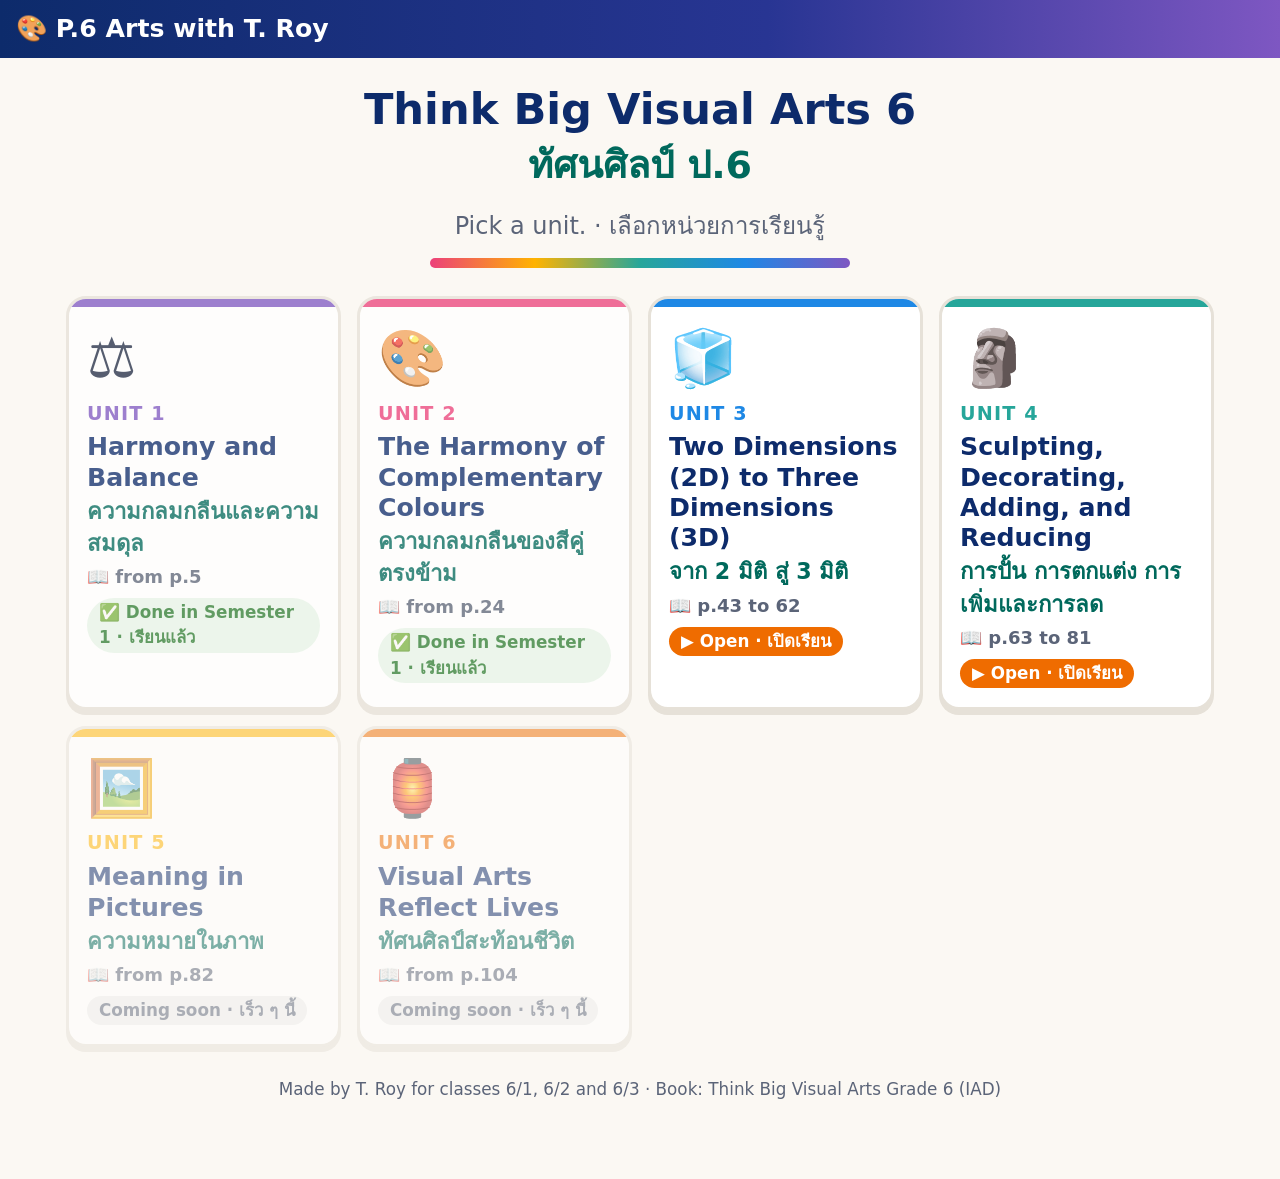
<file: index.html>
<!doctype html>
<html lang="en">
<head>
<meta charset="utf-8">
<meta name="viewport" content="width=device-width, initial-scale=1">
<meta name="robots" content="noindex, nofollow">
<title>P.6 Arts with T. Roy</title>
<link rel="icon" href="data:image/svg+xml,<svg xmlns='http://www.w3.org/2000/svg' viewBox='0 0 100 100'><text y='.9em' font-size='90'>🎨</text></svg>">
<link rel="stylesheet" href="css/style.css?v=15">
</head>
<body>
<header class="topbar">
  <a class="brand" href="index.html">🎨 P.6 Arts with T. Roy</a>
</header>
<main class="wrap">
  <section class="hero">
    <h1>Think Big Visual Arts 6<span class="th">ทัศนศิลป์ ป.6</span></h1>
    <p>Pick a unit. · เลือกหน่วยการเรียนรู้</p>
    <div class="paint-strip"></div>
  </section>
  <div class="unit-grid" id="units"></div>
  <p class="footer">Made by T. Roy for classes 6/1, 6/2 and 6/3 · Book: Think Big Visual Arts Grade 6 (IAD)</p>
</main>
<script src="js/config.js?v=15"></script>
<script>
  const STATE = { done: "✅ Done in Semester 1 · เรียนแล้ว", ready: "▶ Open · เปิดเรียน", soon: "Coming soon · เร็ว ๆ นี้" };
  document.getElementById("units").innerHTML = UNITS.map(u => `
    <a class="unit-card ${u.state}" style="--c:${u.c}" href="unit.html?u=${u.id}">
      <div class="icon">${u.icon}</div>
      <div class="num">UNIT ${Number(u.id)}</div>
      <h2>${u.title[0]}<span class="th">${u.title[1]}</span></h2>
      <div class="pg">📖 ${u.pages}</div>
      <span class="state">${STATE[u.state]}</span>
    </a>`).join("");
</script>
</body>
</html>
</file>
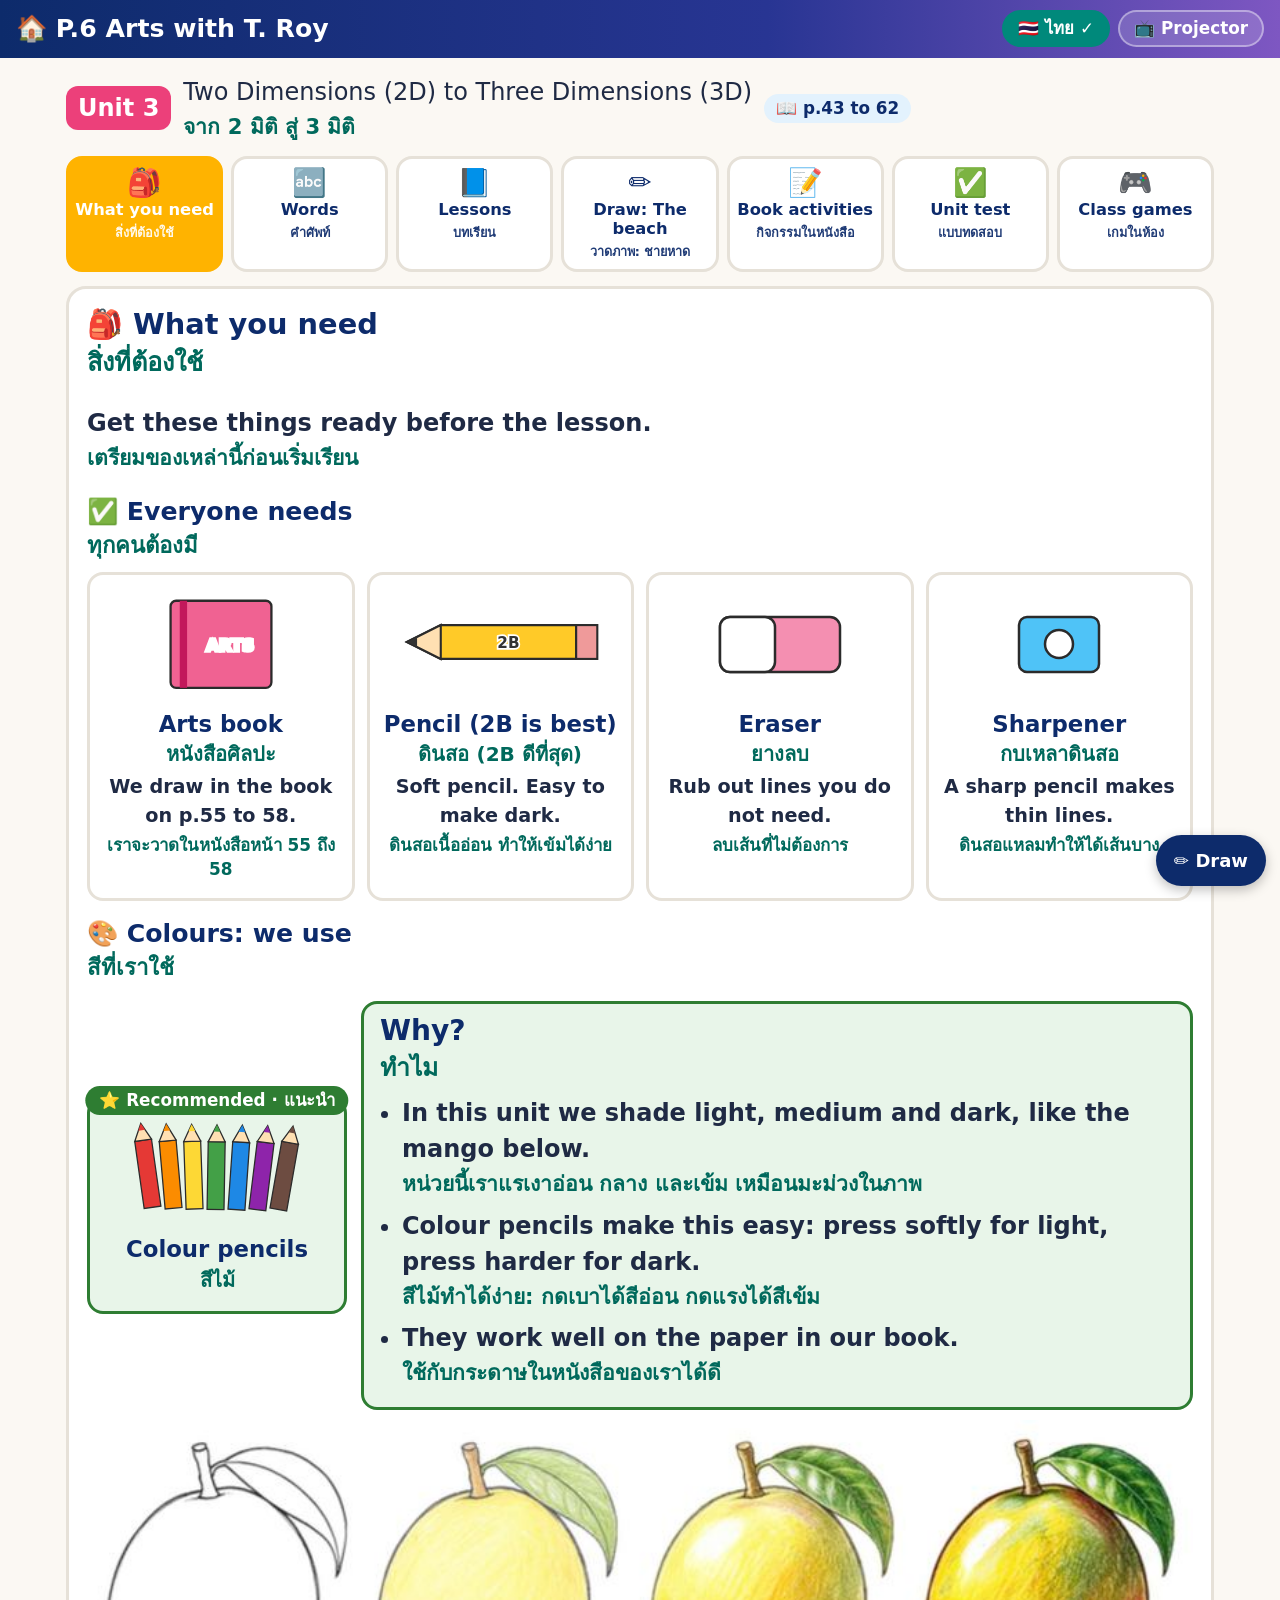
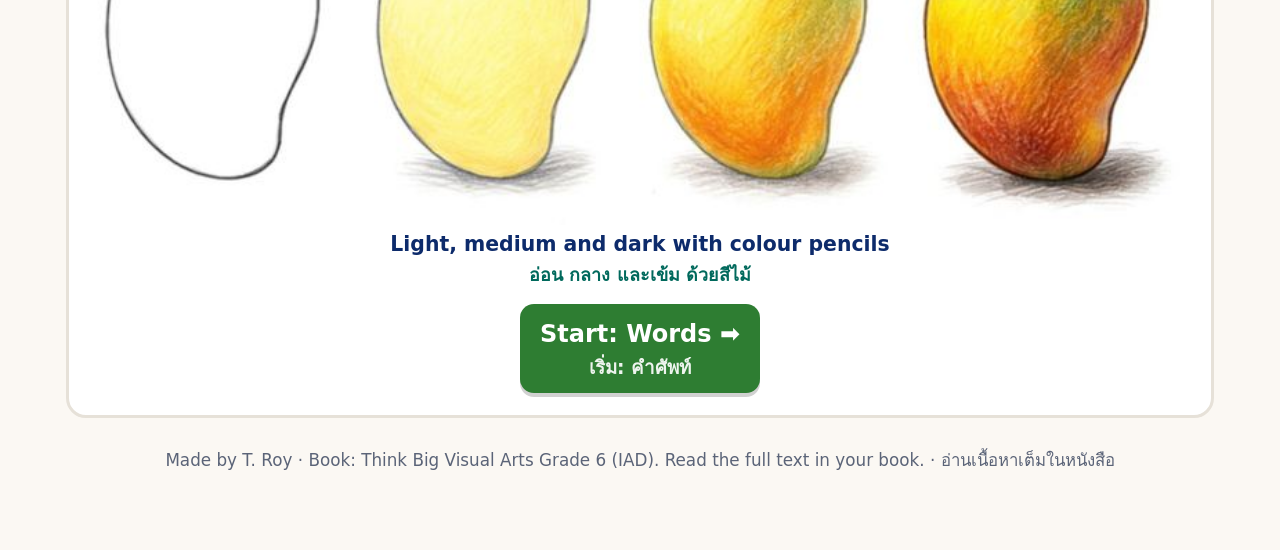
<file: unit.html>
<!doctype html>
<html lang="en">
<head>
<meta charset="utf-8">
<meta name="viewport" content="width=device-width, initial-scale=1">
<meta name="robots" content="noindex, nofollow">
<title>Unit | P.6 Arts with T. Roy</title>
<link rel="icon" href="data:image/svg+xml,<svg xmlns='http://www.w3.org/2000/svg' viewBox='0 0 100 100'><text y='.9em' font-size='90'>🎨</text></svg>">
<link rel="stylesheet" href="css/style.css?v=15">
</head>
<body>
<header class="topbar">
  <a class="brand" href="index.html">🏠 P.6 Arts with T. Roy</a>
  <div class="topbtns" id="topBtns"></div>
</header>
<main class="wrap">
  <div class="unit-head" id="unitTitle">Loading…</div>
  <nav class="tabs" id="tabs"></nav>
  <section id="view"></section>
  <p class="footer">Made by T. Roy · Book: Think Big Visual Arts Grade 6 (IAD). Read the full text in your book. · อ่านเนื้อหาเต็มในหนังสือ</p>
</main>
<script src="js/art.js?v=15"></script>
<script src="js/steps.js?v=15"></script>
<script src="js/clay.js?v=15"></script>
<script src="js/unit.js?v=15"></script>
<script src="js/draw.js?v=15"></script>
</body>
</html>
</file>
<file: css/style.css>
/* ===== P.6 Arts with T. Roy: colour system (same learning colours as the maths site) ===== */
:root {
  --question: #EF6C00; --question-bg: #FFF3E0;   /* orange = question */
  --hint: #FFC107;     --hint-bg: #FFF8D6;       /* yellow = hint */
  --answer: #2E7D32;   --answer-bg: #E8F5E9;     /* green = answer */
  --teach: #1E88E5;    --teach-bg: #E3F2FD;      /* blue = teaching */
  --title: #0D2B6B;                               /* dark blue = titles */
  --art1: #EC407A; --art2: #7E57C2; --art3: #26A69A; --art4: #FFB300;
  --ink: #1f2a44; --muted: #5b6478; --bg: #FBF8F3; --card: #fff; --line: #e6e1d8;
  --th: #00695C;
  --radius: 20px;
}
* { box-sizing: border-box; }
html { -webkit-text-size-adjust: 100%; }
body {
  margin: 0; background: var(--bg); color: var(--ink);
  font-family: ui-rounded, "SF Pro Rounded", "Segoe UI", system-ui, -apple-system, Roboto, "Noto Sans Thai", Arial, sans-serif;
  font-size: 20px; line-height: 1.5;
}
@media (min-width: 900px) { body { font-size: 24px; } }
button { font: inherit; cursor: pointer; }
a { color: var(--teach); }
h1, h2, h3 { color: var(--title); line-height: 1.2; margin: 0 0 .35em; }
.wrap { max-width: 1180px; margin: 0 auto; padding: 0 16px 60px; }

/* Thai line under the English */
.th { display: block; color: var(--th); font-weight: 700; font-size: .88em; line-height: 1.45; margin-top: 2px; }
.no-th .th { display: none !important; }
button .th, .tab .th { color: inherit; opacity: .92; font-size: .78em; }

/* ===== Header ===== */
.topbar { background: linear-gradient(90deg, var(--title), #283593 60%, var(--art2)); color: #fff; padding: 10px 16px; display: flex; flex-wrap: wrap; gap: 8px 14px; align-items: center; justify-content: space-between; }
.brand { color: #fff; text-decoration: none; font-weight: 900; font-size: 1.05em; }
.topbtns { display: flex; gap: 8px; flex-wrap: wrap; }
.tbtn { background: rgba(255,255,255,.15); color: #fff; border: 2px solid rgba(255,255,255,.4); border-radius: 999px; padding: 4px 14px; font-weight: 800; font-size: .7em; }
.tbtn.on { background: #00897B; border-color: #00897B; }

/* ===== Home ===== */
.hero { text-align: center; padding: 26px 0 6px; }
.hero h1 { font-size: 1.8em; }
.hero p { margin: 0; color: var(--muted); }
.paint-strip { height: 10px; border-radius: 99px; margin: 14px auto 0; max-width: 420px; background: linear-gradient(90deg, var(--art1), var(--art4), var(--art3), var(--teach), var(--art2)); }
.unit-grid { display: grid; gap: 16px; grid-template-columns: repeat(auto-fill, minmax(250px, 1fr)); margin-top: 22px; }
.unit-card { position: relative; display: block; background: var(--card); border-radius: var(--radius); border: 3px solid var(--line); padding: 18px; text-decoration: none; color: var(--ink); box-shadow: 0 5px 0 var(--line); transition: transform .12s; overflow: hidden; }
.unit-card::before { content: ""; position: absolute; inset: 0 0 auto 0; height: 8px; background: var(--c, var(--teach)); }
.unit-card:hover { transform: translateY(-3px); border-color: var(--c, var(--teach)); }
.unit-card .icon { font-size: 2.3em; }
.unit-card .num { color: var(--c, var(--teach)); font-weight: 900; font-size: .8em; letter-spacing: .06em; }
.unit-card h2 { font-size: 1.05em; margin: 4px 0; }
.unit-card .pg { color: var(--muted); font-size: .75em; font-weight: 700; }
.unit-card .state { display: inline-block; margin-top: 8px; border-radius: 999px; padding: 2px 12px; font-size: .7em; font-weight: 900; }
.unit-card.done { opacity: .75; pointer-events: none; } .unit-card.done .state { background: var(--answer-bg); color: var(--answer); }
.unit-card.soon { opacity: .5; pointer-events: none; } .unit-card.soon .state { background: #eee; color: var(--muted); }
.unit-card.ready .state { background: var(--question); color: #fff; }

/* ===== Unit page ===== */
.unit-head { padding: 16px 0 4px; display: flex; gap: 12px; align-items: center; flex-wrap: wrap; }
.unit-head h1 { font-size: 1.4em; margin: 0; }
.unit-head .uchip { background: var(--art1); color: #fff; border-radius: 12px; padding: 4px 12px; font-weight: 900; }
.tabs { display: grid; grid-template-columns: repeat(4, 1fr); gap: 8px; margin: 10px 0 14px; }
@media (min-width: 900px) { .tabs { grid-template-columns: repeat(8, 1fr); } }
.tab { border: 3px solid var(--line); background: #fff; border-radius: 16px; padding: 8px 4px; font-weight: 900; font-size: .68em; color: var(--title); display: flex; flex-direction: column; align-items: center; gap: 2px; line-height: 1.15; }
.tab .e { font-size: 1.7em; }
.tab.on { border-color: var(--c, var(--teach)); background: var(--c, var(--teach)); color: #fff; }

.panel { background: var(--card); border-radius: var(--radius); padding: 18px; border: 3px solid var(--line); }
.panel-title { display: flex; justify-content: space-between; align-items: center; gap: 10px; flex-wrap: wrap; margin-bottom: 8px; }
.panel-title h2 { margin: 0; font-size: 1.2em; }
.badge { display: inline-block; background: var(--teach-bg); color: var(--title); border-radius: 999px; padding: 2px 12px; font-size: .7em; font-weight: 900; white-space: nowrap; }
.small { font-size: .72em; color: var(--muted); }
.footer { text-align: center; color: var(--muted); font-size: .7em; margin-top: 30px; }

/* ===== Buttons ===== */
.bigbtn { border: 0; border-radius: 14px; padding: 12px 20px; font-weight: 900; color: #fff; background: var(--teach); box-shadow: 0 4px 0 rgba(0,0,0,.18); margin: 4px; }
.bigbtn:active { transform: translateY(2px); box-shadow: 0 2px 0 rgba(0,0,0,.18); }
.bigbtn:disabled { opacity: .35; cursor: default; }
.bigbtn.green { background: var(--answer); } .bigbtn.orange { background: var(--question); }
.bigbtn.yellow { background: var(--hint); color: #3d2e00; } .bigbtn.grey { background: #8a94a8; } .bigbtn.dark { background: var(--title); }
.bigbtn.pink { background: var(--art1); }
.btnrow { display: flex; flex-wrap: wrap; justify-content: center; gap: 4px; margin-top: 12px; }
.chip { border: 2px solid var(--line); background: #fff; border-radius: 999px; padding: 6px 14px; font-weight: 800; font-size: .72em; color: var(--ink); }
.chip.on { background: var(--title); border-color: var(--title); color: #fff; }

/* ===== Slides (Lessons) ===== */
.slide { background: #fff; border-radius: var(--radius); border: 4px solid var(--teach); overflow: hidden; }
.slide-top { display: flex; justify-content: space-between; align-items: center; gap: 8px; flex-wrap: wrap; padding: 8px 16px; background: var(--teach-bg); }
.routine { font-weight: 900; letter-spacing: .08em; font-size: .72em; color: #fff; background: var(--teach); border-radius: 999px; padding: 3px 14px; }
.routine .th { display: inline; margin-left: 6px; color: #fff; }
.slide-body { padding: 16px 20px 20px; }
.slide h2 { font-size: 1.45em; margin-bottom: .2em; }
.slide h2 .th { font-size: .62em; }
.slide .lines { margin: 10px 0 0; padding: 0; list-style: none; }
.slide .lines li { font-weight: 800; font-size: 1.05em; margin: 8px 0; padding-left: 30px; position: relative; }
.slide .lines li::before { content: "●"; position: absolute; left: 4px; top: 0; color: var(--art1); }
.slide.r-vote { border-color: var(--question); } .slide.r-vote .slide-top { background: var(--question-bg); } .slide.r-vote .routine { background: var(--question); }
.slide.r-pencil, .slide.r-colour { border-color: var(--art2); } .slide.r-pencil .slide-top, .slide.r-colour .slide-top { background: #EDE7F6; } .slide.r-pencil .routine, .slide.r-colour .routine { background: var(--art2); }
.slide.r-detective, .slide.r-extension { border-color: var(--art3); } .slide.r-detective .slide-top, .slide.r-extension .slide-top { background: #E0F2F1; } .slide.r-detective .routine, .slide.r-extension .routine { background: var(--art3); }
.slide.r-start { border-color: var(--art1); } .slide.r-start .slide-top { background: #FCE4EC; } .slide.r-start .routine { background: var(--art1); }
.slide.r-start h2 { font-size: 2em; text-align: center; } .slide.r-start .lines li { text-align: center; padding: 0; } .slide.r-start .lines li::before { content: none; }

.pics { display: grid; gap: 14px; margin-top: 12px; align-items: end; }
.pics.n1 { grid-template-columns: 1fr; max-width: 680px; margin-left: auto; margin-right: auto; }
.pics.n2 { grid-template-columns: 1fr; max-width: 820px; margin-left: auto; margin-right: auto; }
.pics.n3 { grid-template-columns: repeat(3, 1fr); }
.pics.grid6 { grid-template-columns: repeat(3, 1fr); }
@media (max-width: 640px) { .pics.n2, .pics.n3 { grid-template-columns: 1fr; } .pics.grid6 { grid-template-columns: repeat(2, 1fr); } }
figure.pic { margin: 0; text-align: center; }
figure.pic svg.art, figure.pic img { width: 100%; height: auto; max-height: 52vh; display: block; margin: 0 auto; border-radius: 14px; }
figure.pic img { object-fit: contain; background: #fff; }
figure.pic figcaption { font-weight: 900; color: var(--title); font-size: .85em; margin-top: 4px; }
.tip { margin-top: 14px; background: var(--hint-bg); border: 3px solid var(--hint); border-radius: 14px; padding: 8px 14px; font-weight: 800; }

.vote-opts { display: flex; gap: 12px; justify-content: center; flex-wrap: wrap; margin-top: 14px; }
.vote-opt { min-width: 160px; border: 0; border-radius: 16px; padding: 14px 22px; font-weight: 900; color: #fff; font-size: 1.1em; box-shadow: 0 5px 0 rgba(0,0,0,.2); }
.vote-opt.c0 { background: #E21B3C; } .vote-opt.c1 { background: #1368CE; } .vote-opt.c2 { background: #D89E00; } .vote-opt.c3 { background: #26890C; }
.vote-opt.right { outline: 6px solid #0b3d02; } .vote-opt.dim { opacity: .3; }
.answer-box { background: var(--answer-bg); border: 4px solid var(--answer); border-radius: 16px; padding: 12px 16px; margin-top: 14px; font-weight: 800; animation: pop .25s; }
.answer-box .final { color: var(--answer); font-weight: 900; font-size: 1.15em; }
@keyframes pop { from { transform: translateY(6px) scale(.98); } to { transform: none; } }

.nav { display: flex; justify-content: center; align-items: center; gap: 6px; flex-wrap: wrap; margin-top: 14px; }
.dots { text-align: center; color: var(--muted); font-weight: 800; font-size: .8em; }

/* list on the right to jump to any card */
.with-side { display: grid; grid-template-columns: minmax(0, 1fr); gap: 14px; }
.side-main { min-width: 0; }
.sidelist { background: #fff; border: 2px solid var(--line); border-radius: 14px; padding: 8px; max-height: 300px; overflow-y: auto; }
.sidelist h3 { font-size: .78em; margin: 4px 6px 8px; }
.sidelist button { display: flex; align-items: flex-start; gap: 8px; width: 100%; text-align: left; border: 0; background: none; padding: 6px 8px; border-radius: 10px; font-weight: 700; font-size: .66em; color: var(--ink); line-height: 1.3; }
.sidelist button:hover { background: var(--teach-bg); }
.sidelist .n { min-width: 26px; height: 26px; border-radius: 50%; background: var(--teach-bg); color: var(--title); display: inline-flex; align-items: center; justify-content: center; font-weight: 900; flex-shrink: 0; }
.sidelist button.on { background: var(--question-bg); outline: 2px solid var(--question); }
.sidelist button.on .n { background: var(--question); color: #fff; }
.sidelist .th { font-size: .95em; }
@media (min-width: 900px) { .with-side { grid-template-columns: minmax(0, 1fr) 250px; align-items: start; } .sidelist { position: sticky; top: 12px; max-height: calc(100vh - 24px); } }

/* ===== What you need ===== */
.mat-grid { display: grid; gap: 12px; grid-template-columns: repeat(auto-fill, minmax(220px, 1fr)); margin: 10px 0 18px; }
.mat { background: #fff; border: 3px solid var(--line); border-radius: 16px; padding: 12px; text-align: center; }
.mat svg.art { width: 100%; max-width: 220px; height: 110px; }
.mat h3 { font-size: .95em; margin: 4px 0; }
.mat p { margin: 4px 0; font-size: .8em; font-weight: 700; }
.mat.best { border-color: var(--answer); background: var(--answer-bg); position: relative; }
.mat .star { position: absolute; top: -14px; left: 50%; transform: translateX(-50%); background: var(--answer); color: #fff; border-radius: 999px; padding: 2px 14px; font-weight: 900; font-size: .7em; white-space: nowrap; }
.mat .good { color: var(--answer); } .mat .bad { color: #b23c17; }
.section-h { font-size: 1.05em; margin: 16px 0 4px; }
.rec { display: grid; gap: 14px; grid-template-columns: minmax(0, 260px) 1fr; align-items: center; margin: 18px 0 10px; }
@media (max-width: 640px) { .rec { grid-template-columns: 1fr; } }
.rec-why { background: var(--answer-bg); border: 3px solid var(--answer); border-radius: 16px; padding: 10px 16px; }
.rec-why ul { margin: 0; padding-left: 22px; } .rec-why li { margin: 8px 0; font-weight: 800; }
.why-box { background: var(--answer-bg); border: 3px solid var(--answer); border-radius: 14px; padding: 10px 14px; font-weight: 800; }

/* ===== Words ===== */
.word-grid { display: grid; gap: 12px; grid-template-columns: repeat(auto-fill, minmax(260px, 1fr)); }
.word { background: #fff; border: 3px solid var(--line); border-radius: 16px; padding: 12px 14px; position: relative; }
.word .em { font-size: 1.8em; }
.word h3 { font-size: 1.15em; margin: 0; }
.word .pos { color: var(--muted); font-weight: 800; font-size: .75em; }
.word .thm { color: var(--th); font-weight: 800; font-size: .9em; }
.word .ex { margin-top: 6px; font-size: .8em; font-weight: 700; background: var(--teach-bg); border-radius: 10px; padding: 6px 10px; }
.say { position: absolute; top: 10px; right: 10px; border: 0; background: var(--teach); color: #fff; border-radius: 50%; width: 44px; height: 44px; font-size: 1.1em; }

/* ===== Draw along ===== */
.guide-pick { display: flex; flex-wrap: wrap; gap: 8px; margin-bottom: 12px; }
@media (max-width: 640px) { .guide-pick { flex-wrap: nowrap; overflow-x: auto; padding-bottom: 6px; } .guide-pick .chip { flex: 0 0 auto; } }
.step-card { background: #fff; border: 4px solid var(--art1); border-radius: var(--radius); padding: 14px; }
.step-card .stepno { display: inline-block; background: var(--art1); color: #fff; border-radius: 999px; padding: 2px 14px; font-weight: 900; }
.step-card .steptext { font-weight: 900; font-size: 1.15em; margin: 8px 0; }
.step-card svg.art { width: 100%; max-width: 640px; height: auto; display: block; margin: 0 auto; max-height: 55vh; }
.step-strip { display: flex; gap: 8px; overflow-x: auto; padding: 8px 0; }
.step-strip button { flex: 0 0 auto; width: 110px; border: 3px solid var(--line); background: #fff; border-radius: 12px; padding: 4px; }
.step-strip button.on { border-color: var(--art1); }
.step-strip button svg { width: 100%; height: 70px; }
.step-strip .sn { font-weight: 900; font-size: .65em; color: var(--title); }

/* ===== Explore ===== */
.ex { background: #fff; border: 3px solid var(--teach); border-radius: var(--radius); padding: 12px; }
.ex-tip { font-weight: 800; margin: 2px 0 8px; }
.ex-svg { display: block; width: 100%; max-width: 640px; height: auto; margin: 6px auto; touch-action: none; user-select: none; }
.ex-btns { display: flex; flex-wrap: wrap; gap: 6px; justify-content: center; margin: 6px 0; align-items: center; }
.ex-slider { display: flex; gap: 10px; align-items: center; justify-content: center; font-weight: 900; flex-wrap: wrap; }
.ex-slider input { width: min(360px, 80vw); }
.ex-cards { display: grid; gap: 12px; margin-top: 14px; }
@media (min-width: 900px) { .ex-cards { grid-template-columns: 1fr 1fr; } }
.ex-card { border-radius: 14px; padding: 10px 14px; border: 3px solid var(--line); background: #fff; }
.ex-card.facts { border-color: var(--teach); background: var(--teach-bg); } .ex-card.warn { border-color: #e53935; background: #ffebee; }
.ex-card ul { margin: 0; padding-left: 22px; } .ex-card li { margin: 6px 0; font-weight: 700; }

/* ===== Activities ===== */
.q-card { border: 4px solid var(--question); border-radius: var(--radius); background: #fff; overflow: hidden; }
.q-head { background: var(--question); color: #fff; padding: 8px 16px; display: flex; justify-content: space-between; align-items: center; gap: 8px; flex-wrap: wrap; font-weight: 900; }
.q-head .badge { background: #fff; color: var(--question); }
.q-body { padding: 16px; }
.q-text { font-weight: 900; font-size: 1.1em; }
.steps { margin: 10px 0; padding-left: 0; list-style: none; counter-reset: s; }
.steps li { counter-increment: s; background: var(--teach-bg); border-left: 8px solid var(--teach); border-radius: 10px; padding: 8px 12px 8px 46px; margin: 8px 0; font-weight: 800; position: relative; }
.steps li::before { content: counter(s); position: absolute; left: 10px; top: 8px; background: var(--teach); color: #fff; width: 26px; height: 26px; border-radius: 50%; display: flex; align-items: center; justify-content: center; font-size: .8em; }
.hint-box { background: var(--hint-bg); border: 3px solid var(--hint); border-radius: 14px; padding: 10px 14px; margin-top: 12px; font-weight: 800; }
.score-card { background: #F3E5F5; border: 3px solid var(--art2); border-radius: 14px; padding: 10px 14px; margin-top: 12px; }
.score-card h3 { color: var(--art2); }
table.rub { border-collapse: collapse; width: 100%; font-size: .72em; margin-top: 6px; }
table.rub th, table.rub td { border: 2px solid #d1c4e9; padding: 6px; text-align: center; background: #fff; }
table.rub th { background: #EDE7F6; color: var(--title); }
table.rub td:first-child { text-align: left; font-weight: 800; }
.rub-wrap { overflow-x: auto; }

.sort-pool { display: grid; grid-template-columns: repeat(4, 1fr); gap: 10px; margin-top: 10px; }
@media (max-width: 640px) { .sort-pool { grid-template-columns: repeat(2, 1fr); } }
.sort-item { border: 3px solid var(--line); background: #fff; border-radius: 14px; padding: 6px; position: relative; }
.sort-item svg, .sort-item img { width: 100%; height: 120px; object-fit: contain; display: block; }
.sort-item .no { position: absolute; top: 6px; left: 8px; background: var(--title); color: #fff; width: 30px; height: 30px; border-radius: 50%; font-weight: 900; display: flex; align-items: center; justify-content: center; font-size: .8em; }
.sort-item .tag2 { display: flex; gap: 6px; justify-content: center; margin-top: 4px; }
.sort-item .tag2 button { border: 2px solid var(--line); background: #fff; border-radius: 10px; padding: 2px 12px; font-weight: 900; font-size: .75em; }
.sort-item .tag2 button.on { background: var(--teach); border-color: var(--teach); color: #fff; }
.sort-item.ok { border-color: var(--answer); background: var(--answer-bg); }
.sort-item.no-ok { border-color: #e53935; background: #ffebee; }

/* ===== Test review ===== */
.opts { display: grid; grid-template-columns: 1fr; gap: 10px; margin-top: 12px; }
@media (min-width: 700px) { .opts { grid-template-columns: 1fr 1fr; } }
.opt { border: 0; border-radius: 14px; color: #fff; font-weight: 900; padding: 12px 14px; text-align: left; display: flex; align-items: center; gap: 12px; min-height: 70px; box-shadow: 0 5px 0 rgba(0,0,0,.2); }
.opt .let { background: rgba(255,255,255,.25); border-radius: 50%; min-width: 40px; height: 40px; display: flex; align-items: center; justify-content: center; font-size: 1.1em; }
.opt .th { color: #fff; }
.opt.c0 { background: #E21B3C; } .opt.c1 { background: #1368CE; } .opt.c2 { background: #D89E00; } .opt.c3 { background: #26890C; }
.opt.pic { background: #fff; color: var(--ink); border: 4px solid; } .opt.pic .let { color: #fff; }
.opt.pic.c0 { border-color: #E21B3C; } .opt.pic.c0 .let { background: #E21B3C; } .opt.pic.c1 { border-color: #1368CE; } .opt.pic.c1 .let { background: #1368CE; }
.opt.pic.c2 { border-color: #D89E00; } .opt.pic.c2 .let { background: #D89E00; } .opt.pic.c3 { border-color: #26890C; } .opt.pic.c3 .let { background: #26890C; }
.opt.pic svg { width: 100%; max-height: 150px; height: auto; }
.opt.right { outline: 6px solid #0b3d02; } .opt.dim { opacity: .3; }
.q-fig { max-width: 560px; margin: 8px auto; }
.q-fig svg, .q-fig img { width: 100%; height: auto; border-radius: 12px; display: block; }

/* ===== Games ===== */
.game-pick { display: grid; grid-template-columns: repeat(auto-fit, minmax(180px, 1fr)); gap: 10px; margin-bottom: 14px; }
.flash-area { perspective: 1200px; max-width: 640px; margin: 0 auto; }
.flash { position: relative; height: 300px; transform-style: preserve-3d; transition: transform .45s; cursor: pointer; }
.flash.flipped { transform: rotateY(180deg); }
.flash .face { position: absolute; inset: 0; backface-visibility: hidden; -webkit-backface-visibility: hidden; border-radius: var(--radius); display: flex; align-items: center; justify-content: center; text-align: center; padding: 20px; font-weight: 900; font-size: 1.3em; flex-direction: column; }
.flash .front { background: #fff; border: 4px solid var(--teach); color: var(--title); }
.flash .back { background: var(--answer-bg); border: 4px solid var(--answer); transform: rotateY(180deg); }
.flash .em { font-size: 2em; }
.match-grid { display: grid; grid-template-columns: repeat(3, 1fr); gap: 10px; }
@media (min-width: 700px) { .match-grid { grid-template-columns: repeat(4, 1fr); } }
.tile { min-height: 100px; border: 3px solid var(--line); border-radius: 14px; background: #fff; font-weight: 900; font-size: .8em; padding: 8px; color: var(--ink); display: flex; flex-direction: column; align-items: center; justify-content: center; text-align: center; }
.tile.sel { border-color: var(--teach); background: var(--teach-bg); }
.tile.bad { border-color: #e53935; background: #ffebee; animation: shake .3s; }
.tile.gone { visibility: hidden; }
@keyframes shake { 25% { transform: translateX(-5px); } 75% { transform: translateX(5px); } }
.timer { font-size: 1.6em; font-weight: 900; color: var(--title); text-align: center; }
.quiz-top { display: flex; justify-content: space-between; font-weight: 900; color: var(--title); }
.quiz-q { border: 4px solid var(--question); border-radius: var(--radius); padding: 14px; text-align: center; font-weight: 900; font-size: 1.2em; margin: 10px 0; }
.quiz-q svg { max-width: 260px; display: block; margin: 6px auto; height: auto; }
.timebar { height: 14px; background: var(--line); border-radius: 99px; overflow: hidden; }
.timebar > div { height: 100%; background: var(--question); transition: width .1s linear; }
.feedback { text-align: center; font-weight: 900; font-size: 1.3em; margin: 10px 0; }
.feedback.good { color: var(--answer); } .feedback.bad { color: #c62828; }
.bigscore { font-size: 3em; font-weight: 900; color: var(--title); text-align: center; }
.scoreboard { display: grid; grid-template-columns: repeat(auto-fit, minmax(140px, 1fr)); gap: 10px; margin: 14px 0; }
.team { border-radius: 14px; color: #fff; text-align: center; padding: 10px; font-weight: 900; }
.team .pts { font-size: 2em; }
.team.t0 { background: #E21B3C; } .team.t1 { background: #1368CE; } .team.t2 { background: #D89E00; } .team.t3 { background: #26890C; }
.team button { background: rgba(255,255,255,.95); border: 0; border-radius: 10px; padding: 6px 10px; font-weight: 900; margin-top: 6px; color: var(--ink); }
.winner { text-align: center; font-size: 2em; font-weight: 900; color: var(--title); }

/* ===== Projector (full screen) ===== */
body.big .topbar, body.big .footer { display: none; }
body.big .wrap { max-width: none; padding: 8px 20px; }
body.big .sidelist { display: none; }
body.big .with-side { grid-template-columns: 1fr; }
@media print { .topbar, .tabs, .nav, .btnrow, .sidelist, .footer, .no-print { display: none !important; } .panel, .slide { border: 0; } }

/* Today's drawing */
.goal { max-width: 720px; margin: 0 auto 12px; }
.check { background: var(--answer-bg); border: 3px solid var(--answer); border-radius: 16px; padding: 10px 16px; margin-top: 12px; }
.check ol { list-style: none; padding: 0; margin: 0; } .check li { font-weight: 900; font-size: 1.1em; margin: 8px 0; }
.small-pick { margin-top: 18px; border-top: 2px dashed var(--line); padding-top: 12px; }
.slide.r-draw { border-color: var(--art1); } .slide.r-draw .slide-top { background: #FCE4EC; } .slide.r-draw .routine { background: var(--art1); }
@media (min-width: 900px) { .tabs { grid-template-columns: repeat(7, 1fr); } }
.step-card img.step-img { width: 100%; max-width: 760px; height: auto; display: block; margin: 0 auto; border-radius: 12px; border: 2px solid var(--line); max-height: 58vh; object-fit: contain; }
.step-strip button img.step-img { width: 100%; height: 70px; object-fit: contain; display: block; }
.match-book { display: grid; grid-template-columns: 1fr 1fr; gap: 18px; margin-top: 10px; }
.match-book .mb-item { position: relative; background: #fff; border: 3px solid var(--line); border-radius: 14px; padding: 6px; margin-bottom: 10px; }
.match-book .mb-item svg { width: 100%; height: 220px; display: block; }
.match-book .no { position: absolute; top: 6px; left: 8px; background: var(--title); color: #fff; width: 32px; height: 32px; border-radius: 50%; font-weight: 900; display: flex; align-items: center; justify-content: center; z-index: 1; }
.match-book .no.let { background: var(--art1); }
</file>
